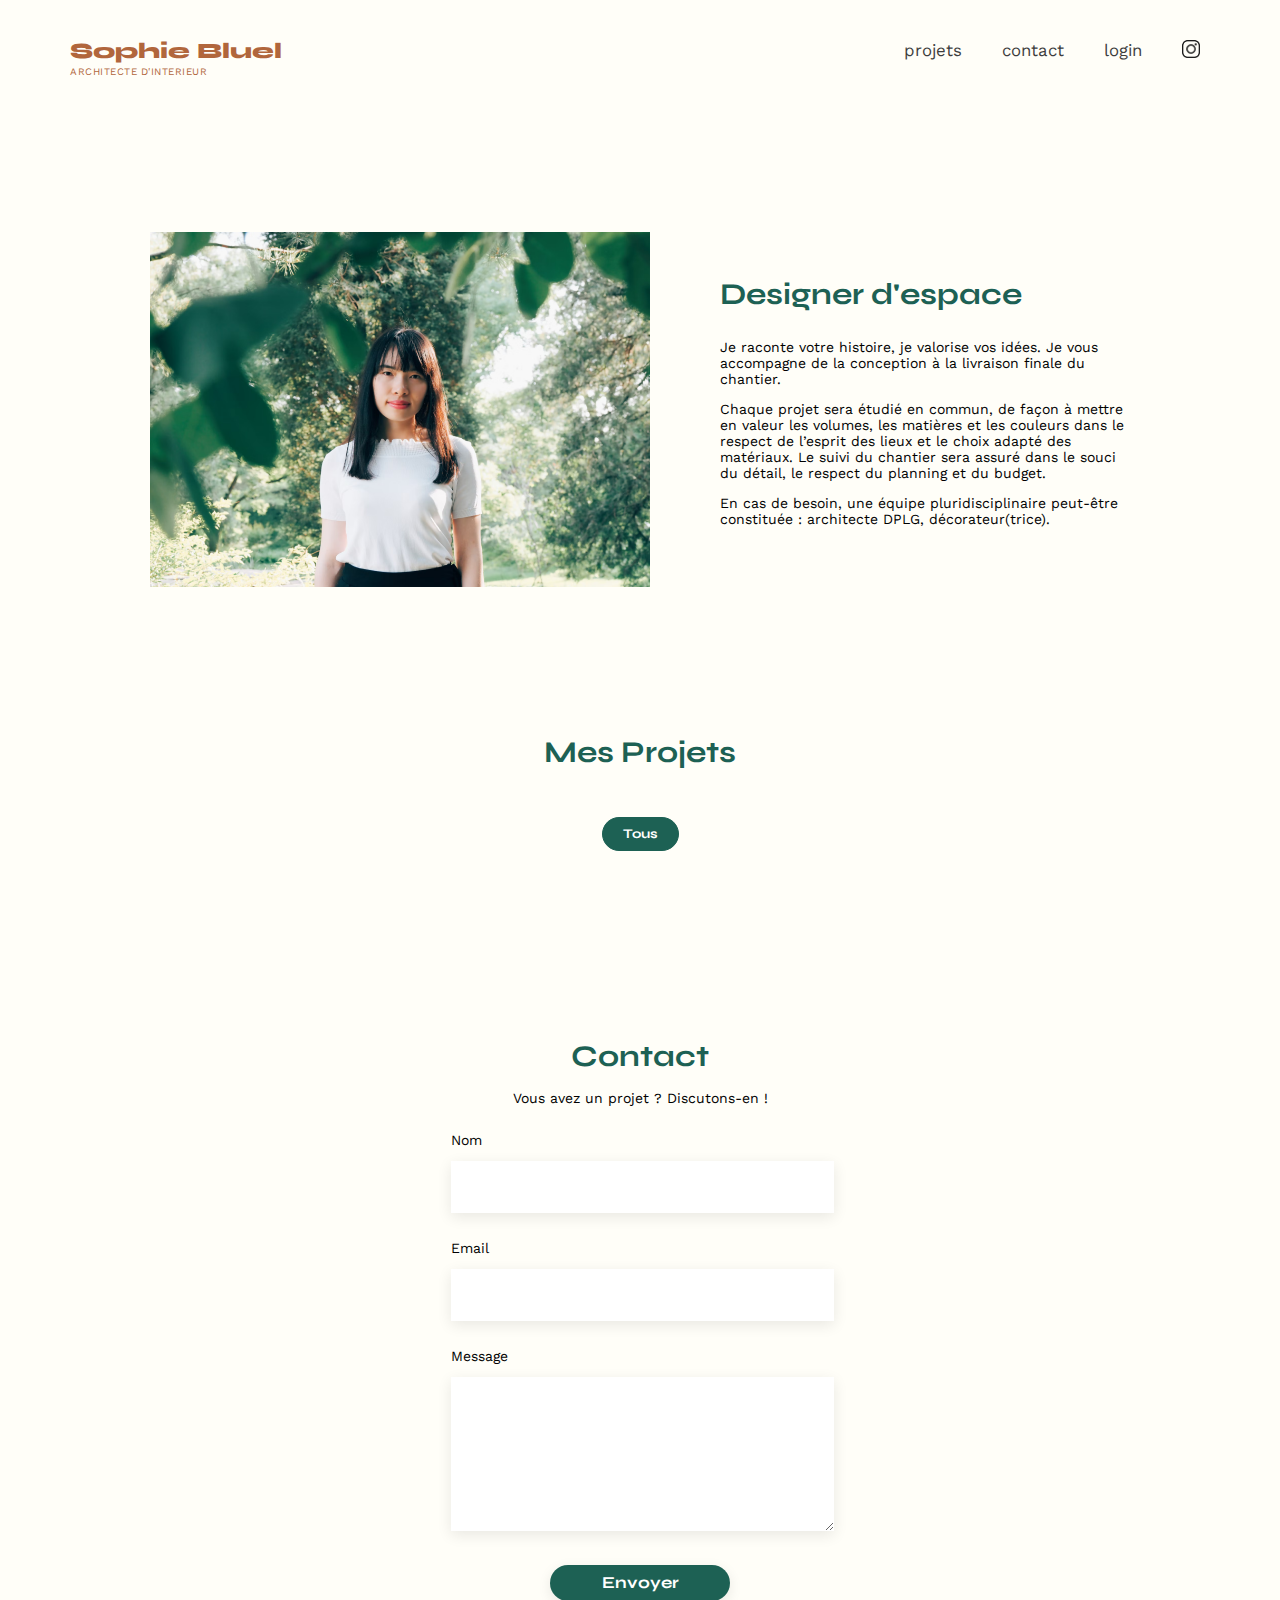
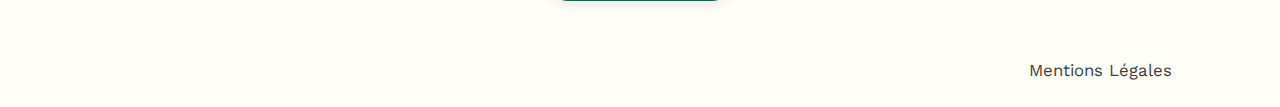
<file: FrontEnd/index.html>
<!DOCTYPE html>
<html lang="fr">
<head>
	<meta charset="UTF-8">
	<title>Sophie Bluel - Architecte d'intérieur</title>
	<meta name="viewport" content="width=device-width, initial-scale=1.0">
	<link rel="preconnect" href="https://fonts.googleapis.com">
	<link rel="preconnect" href="https://fonts.gstatic.com" crossorigin>
	<link href="https://fonts.googleapis.com/css2?family=Syne:wght@700;800&family=Work+Sans&display=swap" rel="stylesheet">
	<meta name="description" content="">
	<link rel="stylesheet" href="./assets/style.css">
	<link rel="stylesheet" href="https://cdnjs.cloudflare.com/ajax/libs/font-awesome/6.5.1/css/all.min.css">
	<script src="./script.js" defer></script>
</head>
<body>
	
	<div id="mode-edition">
		<i class="fa-regular fa-pen-to-square"></i>
		<p>Mode édition</p>
	</div>
<header>
	<h1>Sophie Bluel <span>ARCHITECTE D'INTERIEUR</span></h1>
	<nav>
		<ul>
			<li><a href="index.html">projets</a></li>
			<li><a href="#contact">contact</a></li>
			<li><a href="login.html" id="login-link">login</a></li>
			<li><a href="https://www.instagram.com/" target="_blank"><img src="./assets/icons/instagram.png" alt="Instagram"></a></li>
		</ul>
	</nav>
</header>
<main>
	<section id="introduction">
		<figure>
			<img src="./assets/images/sophie-bluel.png" alt="">
		</figure>
		<article>
			<h2>Designer d'espace</h2>
			<p>Je raconte votre histoire, je valorise vos idées. Je vous accompagne de la conception à la livraison finale du chantier.</p>
			<p>Chaque projet sera étudié en commun, de façon à mettre en valeur les volumes, les matières et les couleurs dans le respect de l’esprit des lieux et le choix adapté des matériaux. Le suivi du chantier sera assuré dans le souci du détail, le respect du planning et du budget.</p>
			<p>En cas de besoin, une équipe pluridisciplinaire peut-être constituée : architecte DPLG, décorateur(trice).</p>
		</article>
	</section>
	<section id="portfolio"> 
		<div class="portfolio-header"> <!-- étape 5.3-->
		<h2>Mes Projets</h2>
		<button class="btn-modifier" id="btn-modifier-projets">
		<i class="fa-regular fa-pen-to-square"></i>modifier</button>
		</div> <!-- fin étape 5.3-->
		<div id="filtres"></div>
		<div class="gallery"></div>
	</section>
	<section id="contact">
		<h2>Contact</h2>
		<p>Vous avez un projet ? Discutons-en !</p>
		<form action="#" method="post">
			<label for="name">Nom</label>
			<input type="text" name="name" id="name">
			<label for="email">Email</label>
			<input type="email" name="email" id="email">
			<label for="message">Message</label>
			<textarea name="message" id="message" cols="30" rows="10"></textarea>
			<input type="submit" value="Envoyer" class="contact-btn">
		</form>
	</section>
</main>

<footer>
	<nav>
		<ul>
			<li><a href="#">Mentions Légales</a></li>
		</ul>
	</nav>
</footer>


<!-- ETAPE 6-->
 <div class="modale" id="modale">
	<div class="modale-overlay"></div>


	<div class="modale-content">


		<!-- bouton fermé (croix)-->
		<button class="modale-close" aria-label="Fermer la modale">
			<i class="fa-solid fa-xmark"></i>
		</button>


		<!-- zone 1 : galerie-->
		<div class="modale-galerie" id="modale-galerie">
			<h3>Galerie photo</h3>

			<div class="modale-galerie-images"></div> <!-- etpae 6: les images seront ajoutés dans le js à l'etape suivante (7)-->

			<div>
			<div class="ligne-separation"></div>
			<button class="btn-ajouter-photo" id="btn-ajouter-photo">Ajouter une photo</button>
			</div>
		</div>


		<!-- zone 2 : formulaire-->
		<div class="modale-form" id="modale-form">
			<!-- bouton de retour-->
		 <button class="modale-retour" aria-label="Retour">
			<i class="fa-solid fa-arrow-left"></i>
		 </button>
			<h3>Ajout photo</h3>

			<form id="form-ajout-photo">
				<p id="message-erreur-ajout" class="message-erreur"></p> <!-- ETAPE 8.1 -->
				<div class="form-image">
					<div class="upload-ui">
						<i class="fa-regular fa-image"></i>
						<button type="button" class="btn-upload">+ Ajouter photo</button>
						<p class="upload-hint">jpeg, png : 4 mo max</p>
					</div>
					<input type="file" id="image" name="image" accept="image/*">
				</div>

				<label for="title">Titre</label>
				<input type="text" id="title" name="title">	
				
				<label for="categorie">Catégorie</label>
				<select name="categorie" id="categorie"></select> 

				<div class="modale-actions">
				<div class="ligne-separation"></div>
				<button type="submit" class="btn-valider">Valider</button>
				</div>
				
			</form>
		</div>
	</div>
 </div>

</body>
</html>
</file>
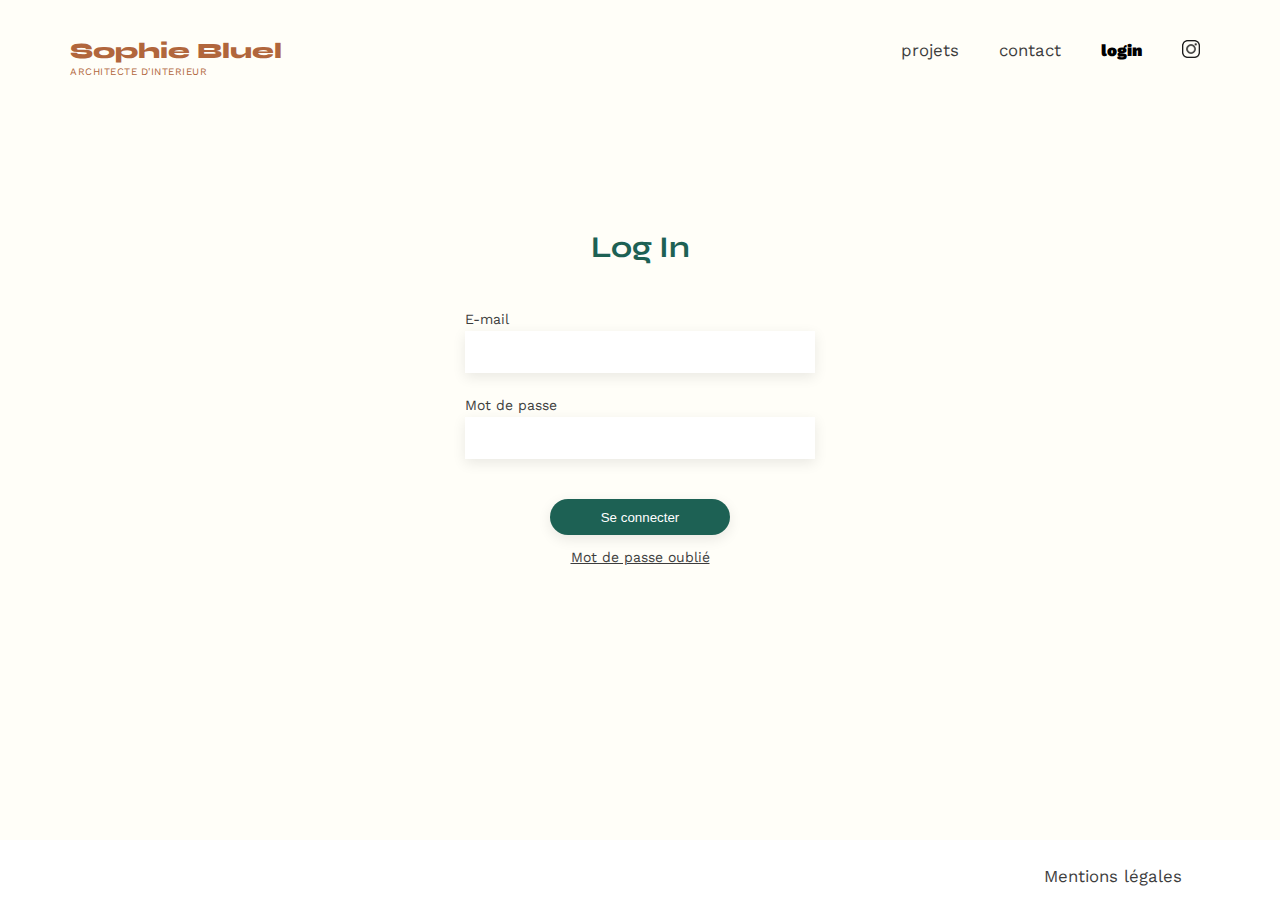
<file: FrontEnd/login.html>
<!DOCTYPE html>
<html lang="fr">
<head>
	<meta charset="UTF-8">
	<title>Sophie Bluel - Architecte d'intérieur</title>
	<meta name="viewport" content="width=device-width, initial-scale=1.0">
	<link rel="preconnect" href="https://fonts.googleapis.com">
	<link rel="preconnect" href="https://fonts.gstatic.com" crossorigin>
	<link href="https://fonts.googleapis.com/css2?family=Syne:wght@700;800&family=Work+Sans&display=swap" rel="stylesheet">
	<meta name="description" content="">
	<link rel="stylesheet" href="./assets/style.css">
	<script src="./script.js" defer></script>
</head>
<body>
<header class="login-header">
	<a href="index.html" class="logo-lien">
	<h1>Sophie Bluel<span>ARCHITECTE D'INTERIEUR</span></h1>
	</a>
	<nav>
		<ul>
			<li><a href="index.html">projets</a></li>
			<li><a href="index.html#contact">contact</a></li>
			<li><a href="login.html" class="active" id="login-link">login</a></li>
			<li><a href="https://www.instagram.com/" target="_blank"><img src="./assets/icons/instagram.png" alt="Instagram"></a></li>
		</ul>
	</nav>
</header>
<main>
    <section id="login" class="login-container">
        <h2>Log In</h2>
        <form id="login-form" action="#" method="post">
			<p id="message-erreur" class="message-erreur"></p>
            <label for="email">E-mail</label>
            <input type="email" name="email" id="email">

            <label for="password">Mot de passe</label>
            <input type="password" name="password" id="password">

            <input type="submit" value="Se connecter">
            <a href="#" class="mdp_oublie">Mot de passe oublié</a>
        </form>
    </section>
</main>

<footer class="login-footer">
	<div class="barre-blanche">
		<nav>
			<ul>
				<li><a href="#">Mentions légales</a></li>
			</ul>
		</nav>
	</div>
</footer>
</file>
<file: FrontEnd/assets/style.css>
/* http://meyerweb.com/eric/tools/css/reset/
   v2.0 | 20110126
   License: none (public domain)
*/

html, body, div, span, applet, object, iframe,
h1, h2, h3, h4, h5, h6, p, blockquote, pre,
a, abbr, acronym, address, big, cite, code,
del, dfn, em, img, ins, kbd, q, s, samp,
small, strike, strong, sub, sup, tt, var,
b, u, i, center,
dl, dt, dd, ol, ul, li,
fieldset, form, label, legend,
table, caption, tbody, tfoot, thead, tr, th, td,
article, aside, canvas, details, embed,
figure, figcaption, footer, header, hgroup,
menu, nav, output, ruby, section, summary,
time, mark, audio, video {
	margin: 0;
	padding: 0;
	border: 0;
	font-size: 100%;
	font: inherit;
	vertical-align: baseline;
	text-decoration: none;
}
/* HTML5 display-role reset for older browsers */
article, aside, details, figcaption, figure,
footer, header, hgroup, menu, nav, section {
	display: block;
}
body {
	line-height: 1;
	max-width: 1140px;
	margin:auto;
	font-family: 'Work Sans', sans serif;
	font-size: 14px;
	background-color: #FFFEF8;
}

ol, ul {
	list-style: none;
}
blockquote, q {
	quotes: none;
}
blockquote:before, blockquote:after,
q:before, q:after {
	content: '';
	content: none;
}
table {
	border-collapse: collapse;
	border-spacing: 0;
}
/** end reset css**/

#mode-edition{
	width: 100%;
	display: none;
	background-color: black;
	color: white;
	font-size: 16px;
	height: 60px;
	justify-content: center;
	align-items: center;
	position: fixed;
	right: 0;
	left: 0;
	top: 0;
}

#mode-edition i{
	color: white;
	margin-right: 8px;
}

.mode-edition {
	margin-top: 100px;
}

header {
	display: flex;
	justify-content: space-between;
	margin: 40px 0 150px 0;
}
section {
	margin: 150px 0;
}

h1{
	display: flex;
	flex-direction: column;
	font-family: 'Syne', sans serif;
	font-size: 22px;
	font-weight: 800;
	color: #B1663C
}

h1 > span {
	font-family: 'Work Sans', sans serif;
	font-size:10px;
	letter-spacing: 0.5px;
	font-weight: normal;
	line-height: 20px;

}

h2{
	font-family: 'Syne', sans serif;
	font-weight: 700;
	font-size: 30px;
	color: #1D6154
}

header nav ul {
	gap: 20px;
}

nav ul {
	display: flex;
	align-items: center;
	list-style-type: none;
	
}

nav li a{
	padding: 0 10px;
	font-size: 1.2em;	
	color: #3D3D3D;
}

nav ul li img{
	width: 18px;
	height: 18px;
	filter: drop-shadow(0 0 0.5px black); 
}

.portfolio-header{
	display: flex;
	justify-content: center;
	align-items: center;
	gap: 20px;
	margin-bottom: 50px;
}

.portfolio-header i{
	margin-right: 10px;
	font-size: 14px;
}

.btn-modifier{
	display: none;
	border: none;
	background-color: transparent;
	cursor: pointer;
	font-size: 16px;
	display: flex;
	align-items: center;
	padding: 0;
	font-family: 'Work Sans';
}

.active{
	font-weight: 900;	
}

.active, 
header nav ul li a:hover{
color: black;
font-weight: 900;
}


.logo-lien{
	display: inline-block;
	color: inherit;
}

.login-header nav ul{
	gap: 20px;
}

.login-container{
	width: 350px;
	margin: 100px auto 0;
	text-align: center;
}

#login-form{
	display: flex;
	flex-direction: column;
	text-align: left;
}

.login-container h2{
	margin-bottom: 30px;
}

#login-form label{
	margin-bottom: 0;
	margin-bottom: 5px;
	color: #3D3D3D;
}

#login-form input{
	height: 40px;
	border: none;
	background-color: white;
	box-shadow: 0 4px 14px rgba(0, 0, 0, 0.09);
	margin-bottom: 25px;
}

#login-form input[type="submit"] {
    background-color: #1D6154;
	height: 36px;
    cursor: pointer;
	color: white;
	border-radius: 20px;
	width: 180px;
	margin: 15px auto;
}

#login-form a{
	text-align: center;
	color: black;
	text-decoration: underline;
	color: #3D3D3D;
}

.login-footer{
	max-width: 100% ;
}

.barre-blanche{
 	width: 100%; 
    height: 60px;
    background-color: white;
    align-items: center;
	position: fixed; 
	bottom: 0; 
	left: 0;
}

.login-footer ul li a{
	padding-right: 70px;
	color: #3D3D3D;
	cursor: pointer;
}

.message-erreur{
	color: red;
	text-align: center;
	padding-bottom: 20px;
}

#introduction {
	display: flex;
	align-items: center;
	gap: 70px;
}
#introduction figure {
	flex: 1
}
#introduction img {
	display: block;
	width: 500px;
	height: 355px;
	margin-left: 80px;
}

#introduction article {
	flex: 1
}

#introduction h2 {
	margin-bottom: 1em;
}

#introduction p {
	margin-bottom: 14px;
	width: 404px;
	line-height: 16px;
}
#portfolio h2 {
	text-align: center;
}

#filtres{
	display: flex;
	justify-content: center;
	font-size: 16px;
	gap: 10px;
	margin-top: 20px;
	margin-bottom: 40px;
}

.bouton-filtres{
	border: 1px solid #1D6154;
	border-radius: 20px;
	padding: 8px 20px;
	background-color: white;
	color: #1D6154;
	font-family: 'syne';
	font-weight: 700;
	cursor: pointer;
}

.bouton-filtres.actif {
	background-color: #1D6154;
	color: white;
}

.gallery {
	display: grid;
	grid-template-columns: repeat(3, 305px);
	gap: 20px;
	justify-content: center;
}

.gallery img {
	width: 305px;
	height: 407px;

}
#contact {
	width: 50%;
	margin: auto;
}
#contact > * {
	text-align: center;

}
#contact h2{
	margin-bottom: 20px;
}
#contact form {
	text-align: left;
	display: flex;
	flex-direction: column;
	width: 379px;
	margin: 0 auto;
}

#contact input {
	height: 50px;
	width: 379px;
	font-size: 1.2em;
	border: none;
	box-shadow: 0px 4px 14px rgba(0, 0, 0, 0.09);
}
#contact label {
	margin: 2em 0 1em 0;
}
#contact textarea {
	width: 379px;
	border: none;
	box-shadow: 0px 4px 14px rgba(0, 0, 0, 0.09);
}

#contact .contact-btn{
	font-family: 'Syne';
	font-weight: 700;
	color: white;
	background-color: #1D6154;
	margin : 2em auto ;
	text-align: center;
	border-radius: 60px ;
	width: 180px;
	height: 36px;
}

footer nav ul {
	display: flex;
	justify-content: flex-end;
	margin: 2em	
}

footer li a{
	cursor: pointer;
	color: #3D3D3D;
}


/* ETAPE 6 MODALE */

/* Modale ouverte */
.modale.is-open {
  display: flex;
}

/* Écrans internes */
.modale-galerie {
  display: none;
}

/* Galerie visible */
.modale.show-galerie .modale-galerie {
  display: flex;
}

/* Formulaire visible */
.modale.show-form .modale-form {
  display: flex;
}


.modale{
  display: none;
  position: fixed;
  inset: 0;
  z-index: 2000;
  justify-content: center;
  align-items: center;
}

.modale-overlay{
  position: absolute;
  inset: 0;
  background: rgba(0,0,0,0.30);
  z-index: 1;
}

.modale-content{
  position: relative;
  max-width: calc(100% - 40px);
  background: #fff;
  border-radius: 10px;
  padding: 50px 80px 40px;
  box-sizing: border-box;
  z-index: 2;
  top: 30px;
}

.modale-galerie{
min-height: 500px;
}

.modale-form { 
	display:none; 
}

.modale-actions{
	margin-top: auto;
	padding-top: 0;
}

.ligne-separation{
  width: 100%;
  height: 1px;
  background: #b3b3b3;
  margin: 30px 0 20px;
}

.modale-form .ligne-separation{
	margin: 30px 0 20px;
}

.modale-content h3{
  text-align: center;
  font-family: 'Work Sans';
  font-size: 26px;
  font-weight: 400;
  margin-bottom: 30px;
  color: #000;
}

/* Écrans internes : cachés par défaut */
.modale-galerie, 
.modale-form{
	display: none;
	flex-direction: column;
}

/* Affichage selon l'écran actif */
.modale.show-galerie .modale-galerie{
	display: flex;
}

.modale.show-form .modale-form{
	display: flex;
}

.modale-galerie-images{
  display: grid;
  grid-template-columns: repeat(5, 76px); 
  gap: 10px;
  row-gap: 25px;
}

.modale-galerie-images figure{
  width: 76px;
  height: 102px; 
  position: relative;
  margin: 0;
}

.modale-galerie-images img{
  width: 100%;
  height: 100%;
  object-fit: cover;
  display: block;
}

.modale-galerie-images .btn-delete{
  position: absolute;
  top: 5px;
  right: 5px;
  width: 17px;
  height: 17px;
  border: none;
  border-radius: 2px;
  background: #000;
  display: flex;
  justify-content: center;
  align-items: center;
  cursor: pointer;
}

.modale-galerie-images .btn-delete i{
  font-size: 10px;
  color: #fff;
}

.btn-ajouter-photo,
.btn-valider{
  display: block;
  margin: 30px auto;
  margin-bottom: 0;
  width: 240px;
  height: 36px;
  border-radius: 60px;
  border: none;
  cursor: pointer;
  font-family: 'Syne';
  font-weight: 700;
}

.btn-ajouter-photo { 
	background:#1D6154; 
	color:#fff; 
}

.btn-valider { 
	background:#a7a7a7; 
	color:#fff; 
}

/* Bouton valider activé (vert) */
.btn-valider.is-active {
  background: #1D6154;
  cursor: pointer;
}

/* Bouton valider désactivé  */
.btn-valider:disabled {
  background: #a7a7a7;
  cursor: not-allowed;
}

#form-ajout-photo{
  display: flex;
  flex-direction: column;
  gap: 10px;
  flex: 1; 
}

#form-ajout-photo label{
  font-family: 'Work Sans';
  font-size: 14px;
  color: #3d3d3d;
}

#form-ajout-photo input[type="text"],
#form-ajout-photo select{
  border: none;
  height: 50px;
  box-shadow: 0 4px 14px rgba(0,0,0,0.09);
  padding: 0 10px;
  box-sizing: border-box;
  background: #fff;          
  appearance: none;          
  -webkit-appearance: none;
  -moz-appearance: none;
}

#form-ajout-photo select{
background-image: url("data:image/svg+xml,%3Csvg xmlns='http://www.w3.org/2000/svg' width='12' height='8'%3E%3Cpath d='M1 1l5 5 5-5' stroke='%23000' stroke-width='2' fill='none'/%3E%3C/svg%3E");
background-repeat: no-repeat;
background-position: right 12px center;
}

.form-image{
  width: 420px;        
  height: 169px;       
  background: #E8F1F6; 
  border-radius: 3px;
  margin: 0 auto 10px; 
  position: relative;
  overflow: hidden;
}

.form-image input[type="file"]{
  position: absolute;
  inset: 0;
  opacity: 0;
  cursor: pointer;
}

.upload-ui{
  height: 100%;
  display: flex;
  flex-direction: column;
  justify-content: center;
  align-items: center;
  gap: 8px;
}

.upload-ui i{
  font-size: 76px;   
  line-height: 76px;
  color: #B9C5CC;
}

.btn-upload{
  width: 173px;      
  height: 36px;      
  border-radius: 50px;
  border: none;
  background: #CBD6DC;
  color: #306685;
  font-family: 'Work Sans';
  font-weight: 500;
  cursor: pointer;
}

.upload-hint{
  width: 120px;       
  height: 12px;      
  font-size: 10px;
  line-height: 12px;
  color: #444444;
  margin: 0;
  text-align: center;
}

.modale-close{
  position: absolute;
  top: 20px;
  right: 20px;
  border: none;
  background: transparent;
  cursor: pointer;
  font-size: 18px;
  padding: 5px;
  color: #000;
}

.modale-retour{
  position: absolute;
  top: 20px;
  left: 20px;
  cursor: pointer;
  font-size: 18px;
  color: #000;
  border: none;
  background-color: white;
}
/* fin de l'etape 6 */


/* ETAPE 8.1 */
.form-image img.preview{
max-width: 100%;
max-height: 170px;
object-fit: cover;
display: block;
margin: 0 auto;
}

.form-image.has-preview .upload-ui{ 
	display: none;
}
</file>
